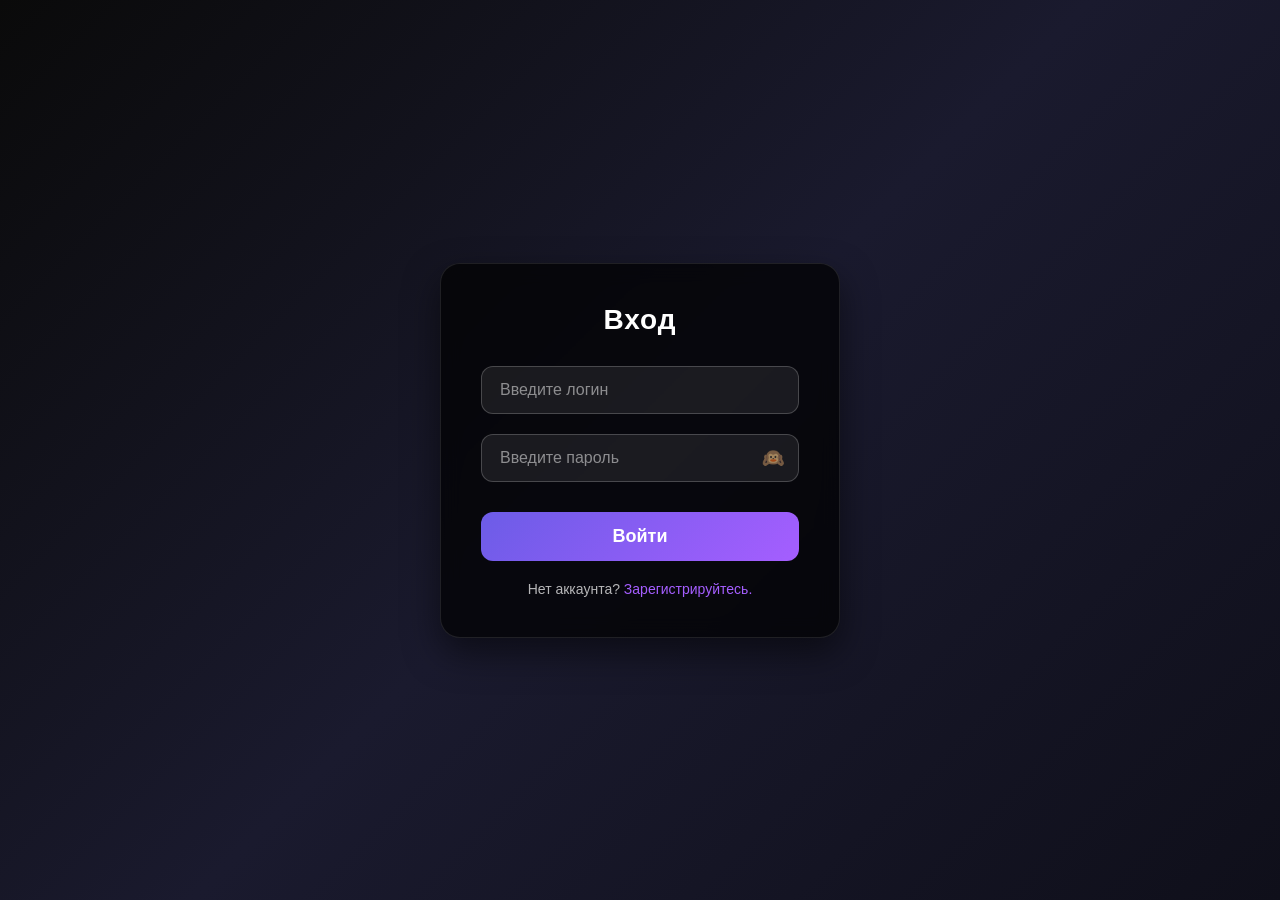
<file: web/templates/login.html>
<!DOCTYPE html>
<html lang="ru">
<head>
    <meta charset="UTF-8">
    <meta name="viewport" content="width=device-width, initial-scale=1.0">
    <title>Вход</title>
    <style>
        * {
            box-sizing: border-box;
            margin: 0;
            padding: 0;
        }

        body {
            height: 100vh;
            display: flex;
            background: linear-gradient(135deg, #0a0a0a 0%, #1a1a2e 50%, #0f0f1a 100%);
            font-family: 'Segoe UI', Tahoma, Geneva, Verdana, sans-serif;
            justify-content: center;
            align-items: center;
        }

        .card {
            background: rgba(0, 0, 0, 0.7);
            backdrop-filter: blur(10px);
            padding: 40px;
            border-radius: 20px;
            width: 100%;
            max-width: 400px;
            box-shadow: 0 15px 35px rgba(0, 0, 0, 0.5);
            border: 1px solid rgba(255, 255, 255, 0.1);
        }

        .title {
            text-align: center;
            font-size: 28px;
            font-weight: bold;
            margin-bottom: 30px;
            color: #ffffff;
            letter-spacing: 1px;
        }

        .field {
            margin-bottom: 20px;
            position: relative;
        }

        .field input {
            width: 100%;
            padding: 14px 45px 14px 18px;
            background: rgba(255, 255, 255, 0.08);
            border: 1px solid rgba(255, 255, 255, 0.2);
            border-radius: 12px;
            color: #fff;
            font-size: 16px;
            transition: all 0.3s;
            outline: none;
        }

        .field input:focus {
            border-color: #6c5ce7;
            background: rgba(255, 255, 255, 0.12);
            box-shadow: 0 0 12px rgba(108, 92, 231, 0.3);
        }

        .field input::placeholder {
            color: rgba(255, 255, 255, 0.5);
        }

        .submit-btn {
            width: 100%;
            padding: 14px;
            background: linear-gradient(135deg, #6c5ce7, #a55eff);
            border: none;
            border-radius: 12px;
            color: white;
            font-size: 18px;
            font-weight: bold;
            cursor: pointer;
            transition: all 0.3s;
            margin-top: 10px;
        }

        .submit-btn:hover {
            transform: translateY(-2px);
            box-shadow: 0 8px 20px rgba(108, 92, 231, 0.4);
        }

        p {
            text-align: center;
            margin-top: 20px;
            color: rgba(255, 255, 255, 0.7);
            font-size: 14px;
        }

        a {
            color: #a55eff;
            text-decoration: none;
            transition: color 0.2s;
        }

        a:hover {
            color: #6c5ce7;
            text-decoration: underline;
        }

        .toggle-password {
            position: absolute;
            right: 15px;
            top: 50%;
            transform: translateY(-50%);
            background: none;
            border: none;
            color: rgba(255, 255, 255, 0.6);
            cursor: pointer;
            font-size: 18px;
            transition: color 0.2s;
        }

        .toggle-password:hover {
            color: #6c5ce7;
        }
    </style>
</head>
<body>
    <form action="/auth/login" method="post" class="card">
        <div class="title">Вход</div>

        <div class="field">
            <input type="text" name="email" placeholder="Введите логин">
        </div>

        <div class="field">
            <input type="password" name="password" id="password" placeholder="Введите пароль">
            <button type="button" class="toggle-password" data-target="password">🙉</button>
        </div>

        <button type="submit" class="submit-btn">Войти</button>
        <p>Нет аккаунта? <a href="/auth/register">Зарегистрируйтесь.</a></p>
    </form>

    <script>
        document.querySelectorAll('.toggle-password').forEach(btn => {
            btn.addEventListener('click', function() {
                const targetId = this.getAttribute('data-target');
                const input = document.getElementById(targetId);
                if (input.type === 'password') {
                    input.type = 'text';
                    this.textContent = '🙈';
                } else {
                    input.type = 'password';
                    this.textContent = '🙉';
                }
            });
        });
    </script>
</body>
</html>
</file>
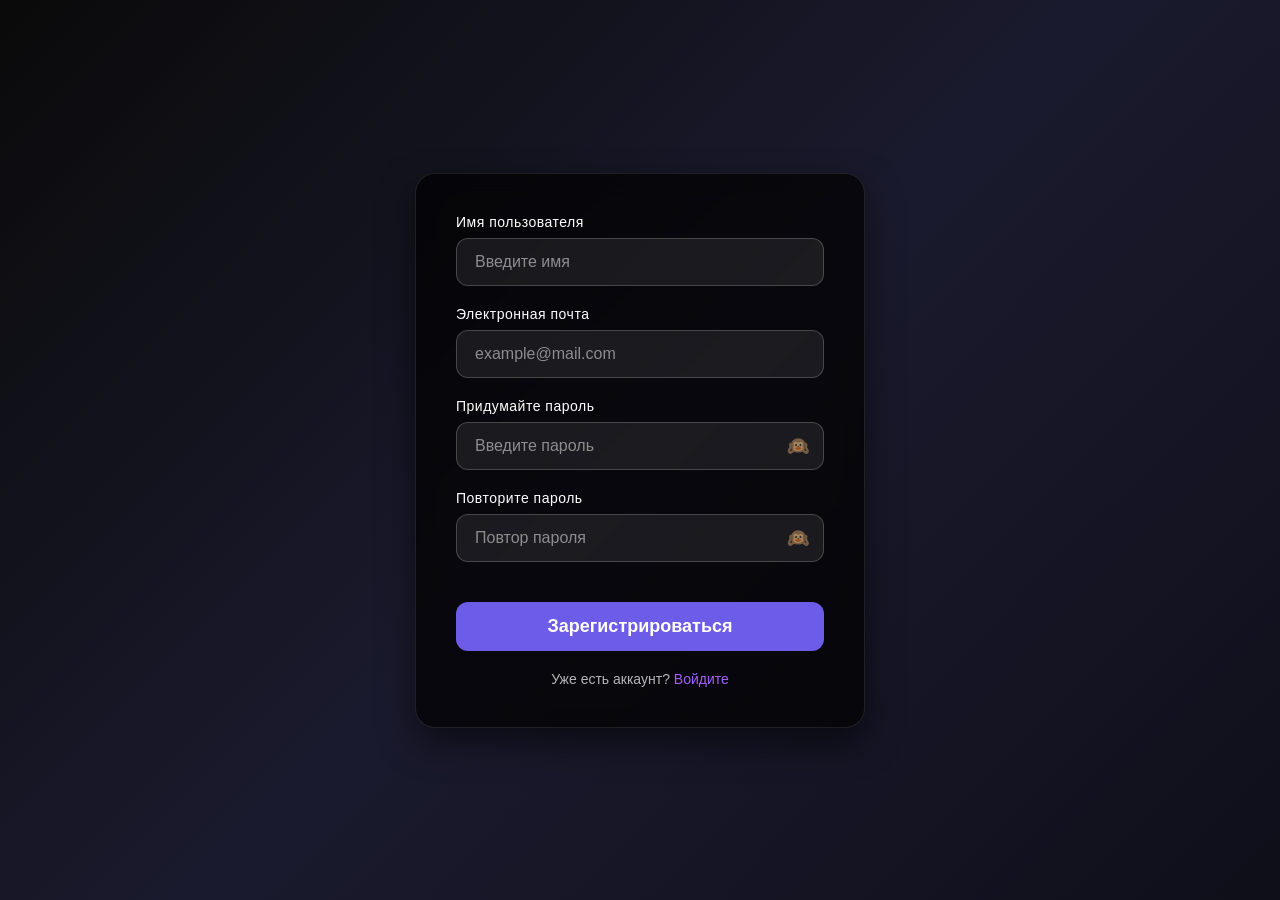
<file: web/templates/register.html>
<!DOCTYPE html>
<html lang="ru">
<head>
    <meta charset="UTF-8">
    <meta name="viewport" content="width=device-width, initial-scale=1.0">
    <title>Регистрация</title>
    <style>
        * {
            margin: 0;
            padding: 0;
            box-sizing: border-box;
        }

        body {
            background: linear-gradient(135deg, #0a0a0a 0%, #1a1a2e 50%, #0f0f1a 100%);
            font-family: 'Segoe UI', Tahoma, Geneva, Verdana, sans-serif;
            min-height: 100vh;
            display: flex;
            align-items: center;
            justify-content: center;
        }

        .card {
            background: rgba(0, 0, 0, 0.7);
            padding: 40px;
            border-radius: 20px;
            width: 100%;
            max-width: 450px;
            backdrop-filter: blur(10px);
            box-shadow: 0 15px 35px rgba(0, 0, 0, 0.5);
            border: 1px solid rgba(255, 255, 255, 0.1);
        }

        .card label {
            display: block;
            margin-bottom: 8px;
            color: #fff;
            font-size: 14px;
            font-weight: 500;
            letter-spacing: 0.5px;
        }

        .field {
            margin-bottom: 20px;
            position: relative;
        }

        .field input {
            width: 100%;
            padding: 14px 45px 14px 18px;
            border: 1px solid rgba(255, 255, 255, 0.2);
            outline: none;
            background: rgba(255, 255, 255, 0.08);
            border-radius: 12px;
            color: #fff;
            font-size: 16px;
            transition: all 0.3s;
        }

        .field input:focus {
            border-color: #6c5ce7;
            background: rgba(255, 255, 255, 0.12);
            box-shadow: 0 0 12px rgba(108, 92, 231, 0.3);
        }

        .field input::placeholder {
            color: rgba(255, 255, 255, 0.5);
        }

        .toggle-password {
            position: absolute;
            right: 15px;
            top: 50%;
            transform: translateY(-50%);
            background: none;
            border: none;
            color: rgba(255, 255, 255, 0.6);
            cursor: pointer;
            font-size: 18px;
            transition: color 0.2s;
        }

        .toggle-password:hover {
            color: #6c5ce7;
        }

        .spacer {
            height: 10px;
        }

        .submit-btn {
            width: 100%;
            padding: 14px;
            border: none;
            outline: none;
            background: #6c5ce7;
            border-radius: 12px;
            color: #fff;
            font-size: 18px;
            font-weight: bold;
            cursor: pointer;
            transition: all 0.3s;
            margin-top: 10px;
        }

        .submit-btn:hover {
            background: #5d4299;
            transform: translateY(-2px);
        }

        p {
            text-align: center;
            margin-top: 20px;
            color: rgba(255, 255, 255, 0.7);
            font-size: 14px;
        }

        a {
            color: #a55eff;
            text-decoration: none;
            transition: color 0.2s;
        }

        a:hover {
            color: #6c5ce7;
            text-decoration: underline;
        }
    </style>
</head>
<body>
    <form action="/auth/register" method="post" class="card">
        <label for="username">Имя пользователя</label>
        <div class="field">
            <input type="text" name="username" id="username" placeholder="Введите имя">
        </div>

        <label for="email">Электронная почта</label>
        <div class="field">
            <input type="email" name="email" id="email" placeholder="example@mail.com">
        </div>

        <label for="password">Придумайте пароль</label>
        <div class="field">
            <input type="password" name="password" id="password" placeholder="Введите пароль">
            <button type="button" class="toggle-password" data-target="password">🙉</button>
        </div>

        <label for="password_repeat">Повторите пароль</label>
        <div class="field">
            <input type="password" name="password_repeat" id="password_repeat" placeholder="Повтор пароля">
            <button type="button" class="toggle-password" data-target="password_repeat">🙉</button>
        </div>

        <div class="spacer"></div>

        <button type="submit" class="submit-btn">
            Зарегистрироваться 
        </button>
        <p>Уже есть аккаунт? <a href="/auth/login">Войдите</a></p>
    </form>

    <script>
        document.querySelectorAll('.toggle-password').forEach(button => {
            button.addEventListener('click', function() {
                const targetId = this.getAttribute('data-target');
                const input = document.getElementById(targetId);
                if (input.type === 'password') {
                    input.type = 'text';
                    this.textContent = '🙈';
                } else {
                    input.type = 'password';
                    this.textContent = '🙉';
                }
            });
        });
    </script>
</body>
</html>
</file>
